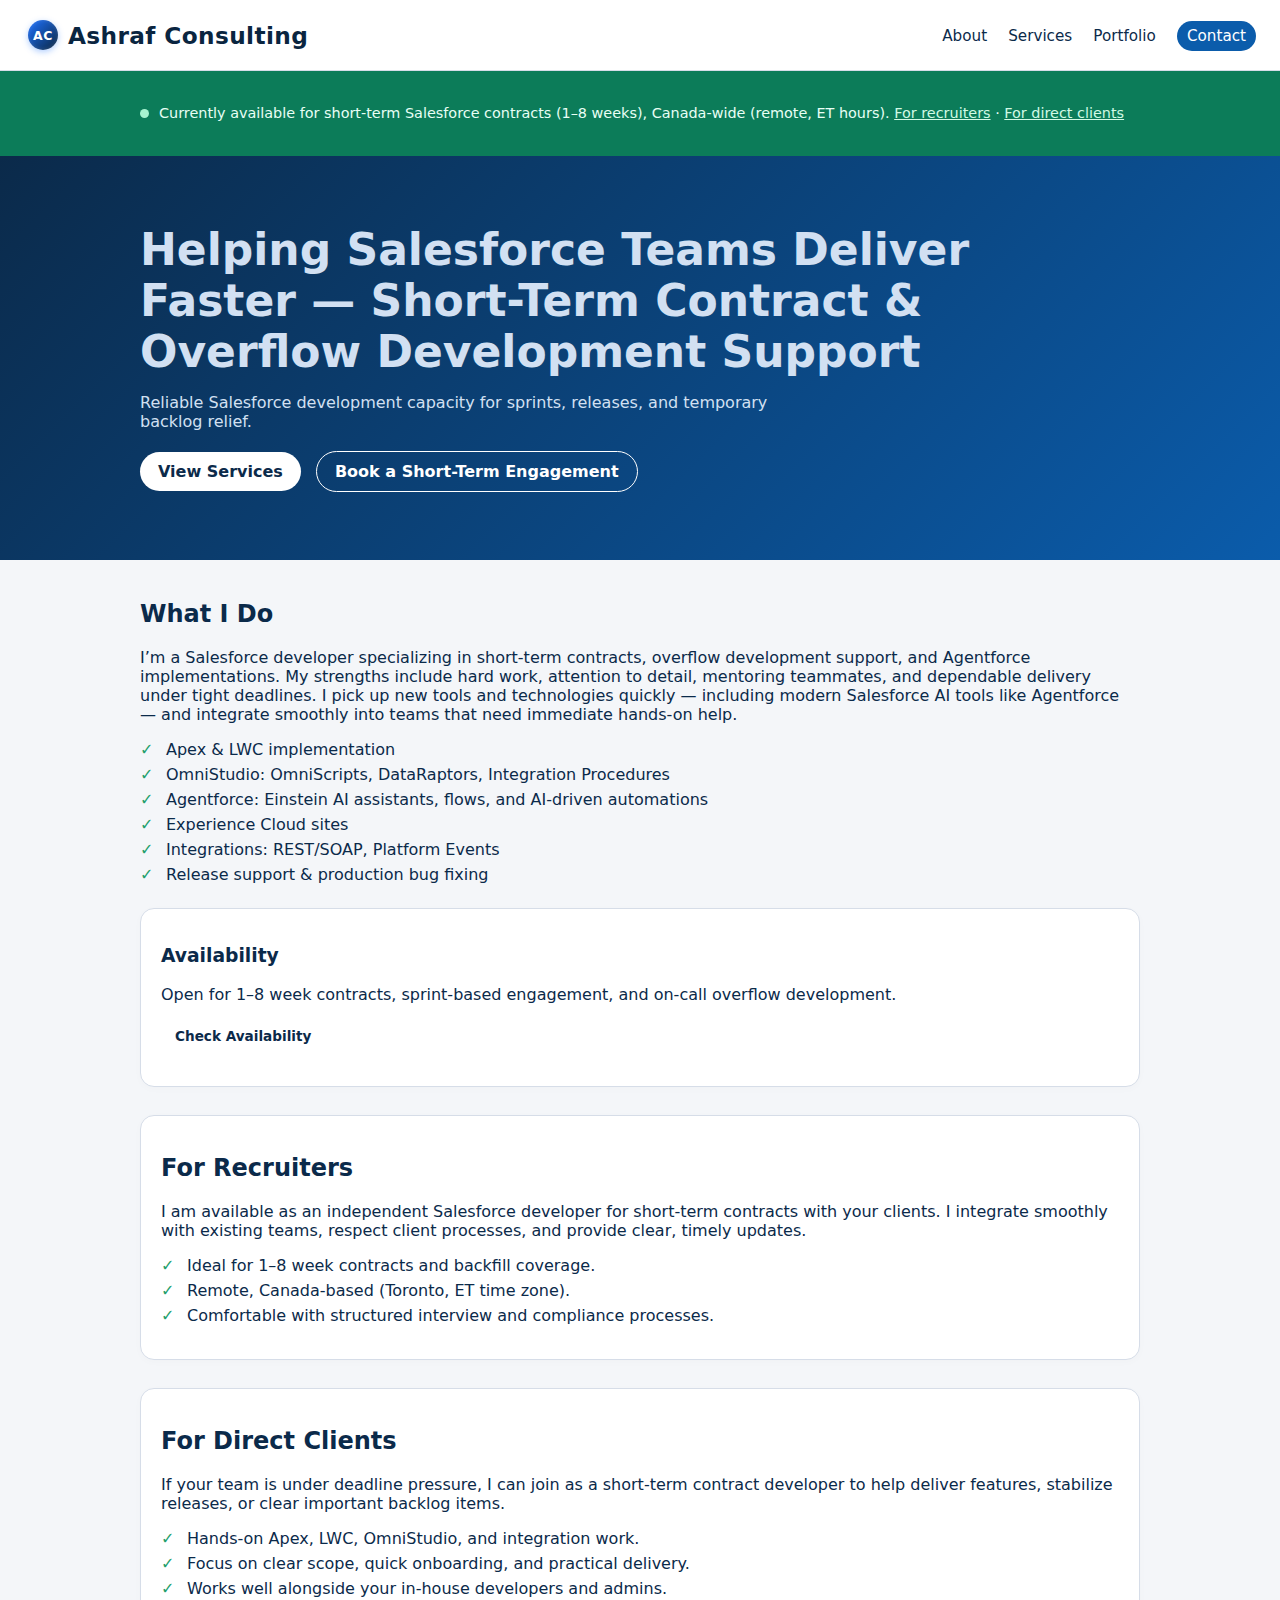
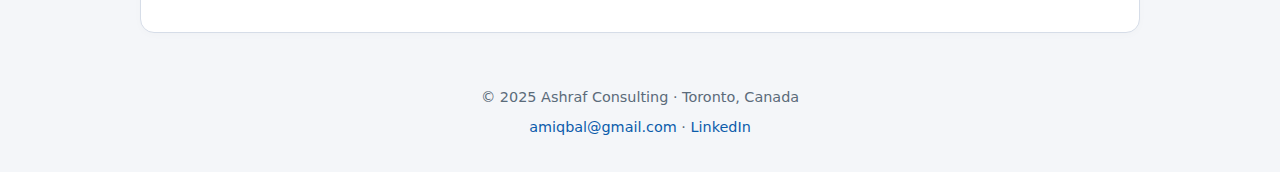
<file: index.html>
<!doctype html>
<html lang="en">
<head>
  <title>Salesforce Contractor | Ashraf </title>
  <meta name="description" content="Helping Salesforce Teams Deliver Faster — Short-Term Contract & Overflow Development Support" />
  
<meta charset="utf-8" />
<meta name="viewport" content="width=device-width, initial-scale=1" />
<link rel="icon" href="assets/favicon.ico" />
<link rel="stylesheet" href="assets/style.css" />

</head>
<body>
  
<nav class="nav">
  <a href="index.html" class="brand">Ashraf Consulting</a>
  <div class="links">
    <a href="about.html">About</a>
    <a href="services.html">Services</a>
    <a href="portfolio.html">Portfolio</a>
    <a href="contact.html" class="cta">Contact</a>
  </div>
</nav>

  
<div class="availability-banner">
  <div class="wrap banner-wrap">
    <span class="dot"></span>
    <p>
      Currently available for short-term Salesforce contracts (1–8 weeks), Canada-wide (remote, ET hours).
      <a href="#recruiters">For recruiters</a> · <a href="#clients">For direct clients</a>
    </p>
  </div>
</div>

  <header class="hero">
    <div class="wrap">
      <h1>Helping Salesforce Teams Deliver Faster — Short-Term Contract & Overflow Development Support</h1>
      <p class="sub">Reliable Salesforce development capacity for sprints, releases, and temporary backlog relief.</p>
      <div class="cta-row">
        <a href="services.html" class="btn">View Services</a>
        <a href="contact.html" class="btn secondary">Book a Short-Term Engagement</a>
      </div>
    </div>
  </header>

  <main class="wrap">
<h2>What I Do</h2>
<p>
  I’m a Salesforce developer specializing in short-term contracts, overflow development support, and Agentforce implementations. 
  My strengths include hard work, attention to detail, mentoring teammates, and dependable delivery under tight deadlines. 
  I pick up new tools and technologies quickly — including modern Salesforce AI tools like Agentforce — and integrate smoothly 
  into teams that need immediate hands-on help.
</p>

<ul class="tick">
  <li>Apex & LWC implementation</li>
  <li>OmniStudio: OmniScripts, DataRaptors, Integration Procedures</li>
  <li>Agentforce: Einstein AI assistants, flows, and AI-driven automations</li>
  <li>Experience Cloud sites</li>
  <li>Integrations: REST/SOAP, Platform Events</li>
  <li>Release support & production bug fixing</li>
</ul>


    <div class="card" style="margin-top:24px;">
      <h3>Availability</h3>
      <p>Open for 1–8 week contracts, sprint-based engagement, and on-call overflow development.</p>
      <p><a href="contact.html" class="btn small">Check Availability</a></p>
    </div>

    <section id="recruiters" class="split">
      <div class="card">
        <!-- ami <h2>For Canadian Recruiters</h2> -->
        <h2>For Recruiters</h2>
        <p>
          I am available as an independent Salesforce developer for short-term contracts with your clients. 
          I integrate smoothly with existing teams, respect client processes, and provide clear, timely updates.
        </p>
        <ul class="tick">
          <li>Ideal for 1–8 week contracts and backfill coverage.</li>
          <li>Remote, Canada-based (Toronto, ET time zone).</li>
          <li>Comfortable with structured interview and compliance processes.</li>
        </ul>
      </div>
    </section>

    <section id="clients" class="split">
      <div class="card">
        <!-- ami <h2>For Salesforce Teams & Direct Clients</h2>-->
        <h2>For Direct Clients</h2>
        <p>
          If your team is under deadline pressure, I can join as a short-term contract developer to help deliver 
          features, stabilize releases, or clear important backlog items.
        </p>
        <ul class="tick">
          <li>Hands-on Apex, LWC, OmniStudio, and integration work.</li>
          <li>Focus on clear scope, quick onboarding, and practical delivery.</li>
          <li>Works well alongside your in-house developers and admins.</li>
        </ul>
      </div>
    </section>
  </main>

  
<footer class="footer">
  <p>© 2025 Ashraf Consulting · Toronto, Canada</p>
  <p>
    <a href="mailto:amiqbal@gmail.com">amiqbal@gmail.com</a> · 
    <a href="https://linkedin.com/in/ashraf-iqbal-877b834" target="_blank" rel="noopener">LinkedIn</a>
  </p>
</footer>

</body>
</html>
</file>
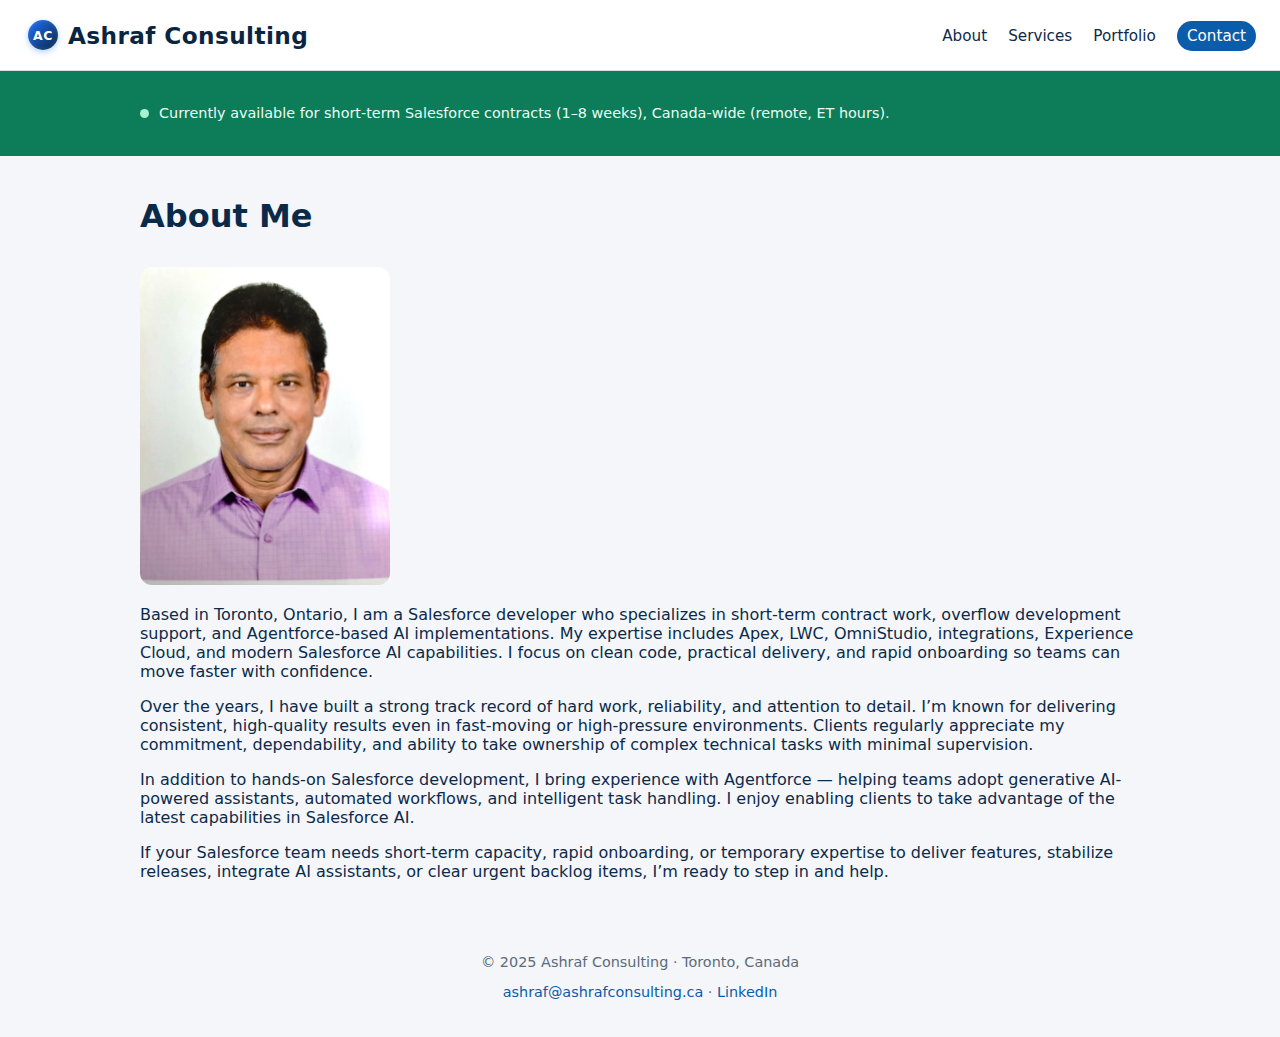
<file: about.html>
<!doctype html>
<html lang="en">
<head>
  <title>About | Ashraf</title>
  <meta name="description" content="About Salesforce contractor and developer Ashraf in Toronto, Canada." />
  
<meta charset="utf-8" />
<meta name="viewport" content="width=device-width, initial-scale=1" />
<link rel="icon" href="assets/favicon.ico" />
<link rel="stylesheet" href="assets/style.css" />

</head>
<body>
  
<nav class="nav">
  <a href="index.html" class="brand">Ashraf Consulting</a>
  <div class="links">
    <a href="about.html">About</a>
    <a href="services.html">Services</a>
    <a href="#">Portfolio</a>
    <a href="contact.html" class="cta">Contact</a>
  </div>
</nav>

  
<div class="availability-banner">
  <div class="wrap banner-wrap">
    <span class="dot"></span>
    <p>
      Currently available for short-term Salesforce contracts (1–8 weeks), Canada-wide (remote, ET hours).
      <!--<a href="#recruiters">For recruiters</a> · <a href="#clients">For direct clients</a>-->
    </p>
  </div>
</div>

<main class="wrap">
  <h1>About Me</h1>
<img src="assets/AshrafPhotoConsulting.jpeg" 
       alt="Headshot" 
       style="width:250px;border-radius:12px;margin-top:10px;">
  <p>
    Based in Toronto, Ontario, I am a Salesforce developer who specializes in short-term contract work, overflow development support, and Agentforce-based 
    AI implementations. My expertise includes Apex, LWC, OmniStudio, integrations, Experience Cloud, and modern Salesforce AI 
    capabilities. I focus on clean code, practical delivery, and rapid onboarding so teams can move faster with confidence.
  </p>

  <p>
    Over the years, I have built a strong track record of hard work, reliability, and attention to detail. I’m known for delivering 
    consistent, high-quality results even in fast-moving or high-pressure environments. Clients regularly appreciate my commitment, 
    dependability, and ability to take ownership of complex technical tasks with minimal supervision.
  </p>

  <p>
    In addition to hands-on Salesforce development, I bring experience with Agentforce — helping teams adopt generative 
    AI-powered assistants, automated workflows, and intelligent task handling. I enjoy enabling clients to take advantage of the 
    latest capabilities in Salesforce AI.
  </p>
<!--
  <p>
    I am a quick learner who thrives on learning new tools, new frameworks, and modern capabilities in the Salesforce ecosystem. 
    Whether it’s a new integration pattern, or the latest tools like Agentforce, I ramp up quickly and 
    contribute immediately.
  </p>
-->
  <p>
    If your Salesforce team needs short-term capacity, rapid onboarding, or temporary expertise to deliver features, stabilize 
    releases, integrate AI assistants, or clear urgent backlog items, I’m ready to step in and help.
  </p>
  </main>
  
<footer class="footer">
  <p>© 2025 Ashraf Consulting · Toronto, Canada</p>
  <p>
    <a href="mailto:ashraf@ashrafconsulting.ca">ashraf@ashrafconsulting.ca</a> · 
    <a href="https://linkedin.com/in/ashraf-iqbal-877b834" target="_blank" rel="noopener">LinkedIn</a>
  </p>
</footer>

</body>
</html>
</file>
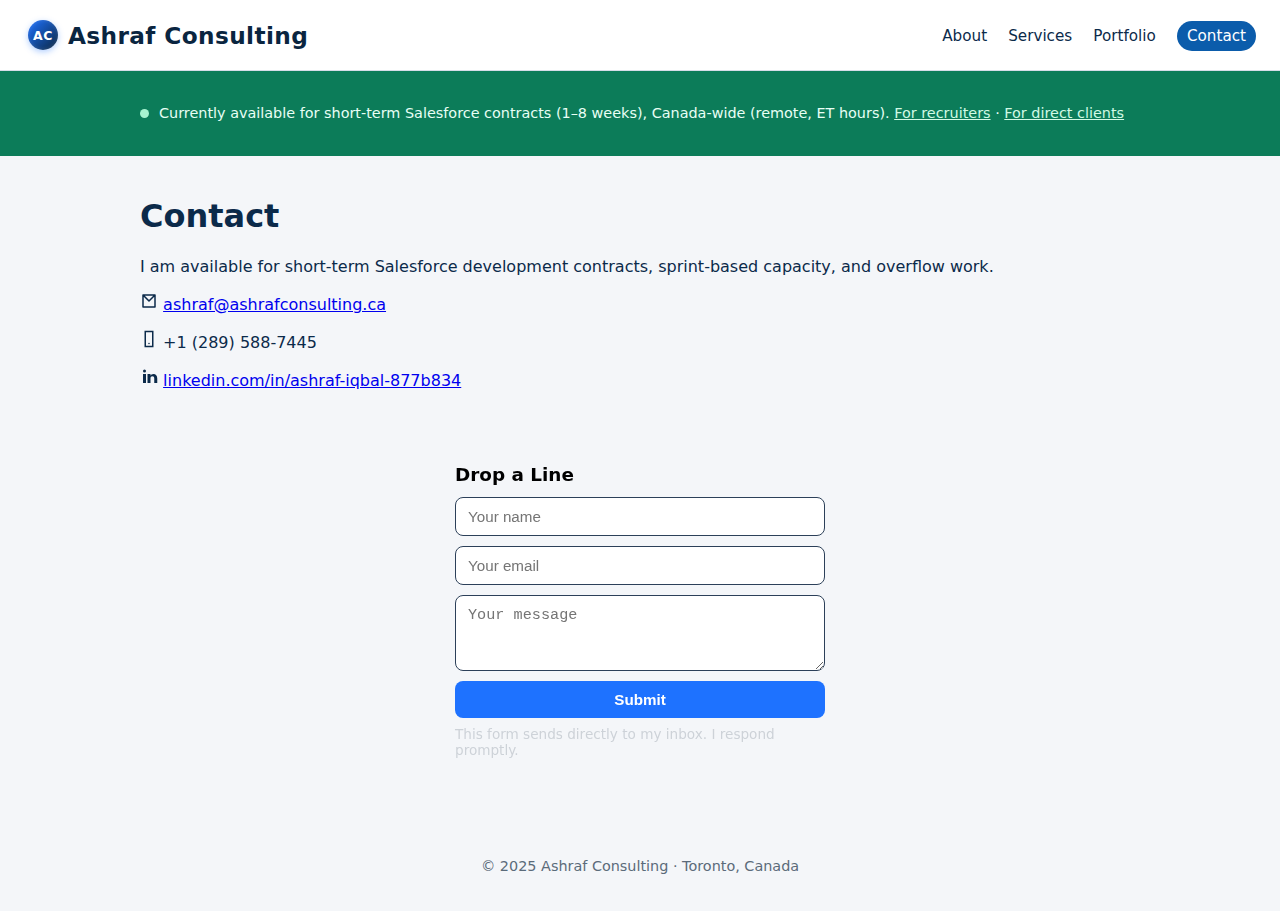
<file: contact.html>
<!doctype html>
<html lang="en">
<head>
  <title>Contact | Short-Term Salesforce Contractor</title>
  <meta name="description" content="Contact Salesforce contract developer for short-term and overflow work." />
  
  <meta charset="utf-8" />
  <meta name="viewport" content="width=device-width, initial-scale=1" />
  <link rel="icon" href="assets/favicon.ico" />
  <link rel="stylesheet" href="assets/style.css" />
  <script src="https://www.google.com/recaptcha/api.js"></script>
  <script>
      function onSubmit() {
          document.getElementById("myForm").submit()
      }
  </script>
</head>
<body>
  
<nav class="nav">
  <a href="index.html" class="brand">Ashraf Consulting</a>
  <div class="links">
    <a href="about.html">About</a>
    <a href="services.html">Services</a>
    <a href="#">Portfolio</a>
    <a href="contact.html" class="cta">Contact</a>
  </div>
</nav>

  
<div class="availability-banner">
  <div class="wrap banner-wrap">
    <span class="dot"></span>
    <p>
      Currently available for short-term Salesforce contracts (1–8 weeks), Canada-wide (remote, ET hours).
      <a href="#recruiters">For recruiters</a> · <a href="#clients">For direct clients</a>
    </p>
  </div>
</div>

  <main class="wrap">
    <h1>Contact</h1>
    <p>I am available for short-term Salesforce development contracts, sprint-based capacity, and overflow work.</p>

    <!--<p><strong>Email:</strong> <a href="ashraf@ashrafconsulting.ca">ashraf@ashrafconsulting.ca</a></p>-->
    <p>
      <span class="icon email-icon">
        <!-- Email SVG -->
          <svg width="18" height="18" viewBox="0 0 24 24" fill="none">
            <path d="M4 4h16v16H4V4zm0 0l8 8 8-8" stroke="currentColor" stroke-width="2" stroke-linecap="round" stroke-linejoin="round"/>
          </svg>
      </span>
      
      <a href="mailto:ashraf@ashrafconsulting.ca">ashraf@ashrafconsulting.ca</a>
    </p>
    <!--<p><strong>Business Mobile:</strong> <a href="tel:+12895887445">+1 (289) 588-7445</a></p>-->
        <p>
        <span class="icon phone-icon">
          <!-- Mobile Phone SVG -->
          <svg width="18" height="18" viewBox="0 0 24 24" fill="none">
            <path d="M7 2h10v20H7V2z" stroke="currentColor" stroke-width="2" stroke-linecap="round"/>
            <circle cx="12" cy="18" r="1" fill="currentColor"/>
          </svg>
        </span>
        <span class="footer-phone">+1 (289) 588-7445</span>
      </p>
    <!--<p><strong>LinkedIn:</strong> <a href="https://linkedin.com/in/ashraf-iqbal-877b834" target="_blank" rel="noopener">https://linkedin.com/in/ashraf-iqbal-877b834</a></p>-->
    <p>
        <span class="icon linkedin-icon">
          <!-- LinkedIn SVG -->
          <svg width="18" height="18" viewBox="0 0 24 24" fill="none">
            <path d="M4 8h4v12H4V8zm2-6a2 2 0 110 4 2 2 0 010-4zM10 8h4v2.2c.6-1.1 1.9-2.2 4-2.2 3 0 5 2 5 6v6h-4v-6c0-2-.8-3-2.5-3S14 12 14 14v6h-4V8z" fill="currentColor"/>
          </svg>
        </span>
        <a href="https://linkedin.com/in/ashraf-iqbal-877b834" target="_blank">
          linkedin.com/in/ashraf-iqbal-877b834
        </a>
      </p>
    <!--<p><strong>Website:</strong> <a href="https://www.ashrafconsulting.ca" target="_blank" rel="noopener">https://www.ashrafconsulting.ca</a></p>-->
    <!-- ⭐ MINI DROP-A-LINE FORM ⭐ -->
    <div class="footer-form">
      <h4>Drop a Line</h4>

      <form id="myForm" action="https://formspree.io/f/myzrnoyn" method="POST">
        <input type="text" name="name" placeholder="Your name" required>
        <input type="email" name="email" placeholder="Your email" required>
        <textarea name="message" rows="3" placeholder="Your message" required></textarea>
        <!--<button type="submit">Send Message</button>-->
        <button class="g-recaptcha" data-sitekey="6LeLuScsAAAAAIZFAHFYnV3Ii-RLOdxgAHXX7sRK"
            data-callback='onSubmit' data-action='submit'>Submit</button>
      </form>

      <p class="footer-note">This form sends directly to my inbox. I respond promptly.</p>
    </div>
  </main>
  
<footer class="footer">
  <p>© 2025 Ashraf Consulting · Toronto, Canada</p>
  <!--<p>
    <a href="mailto:ashraf@ashrafconsulting.ca">ashraf@ashrafconsulting.ca</a> · 
    <a href="https://linkedin.com/in/ashraf-iqbal-877b834" target="_blank" rel="noopener">LinkedIn</a>
  </p>-->
</footer>

</body>
</html>
</file>
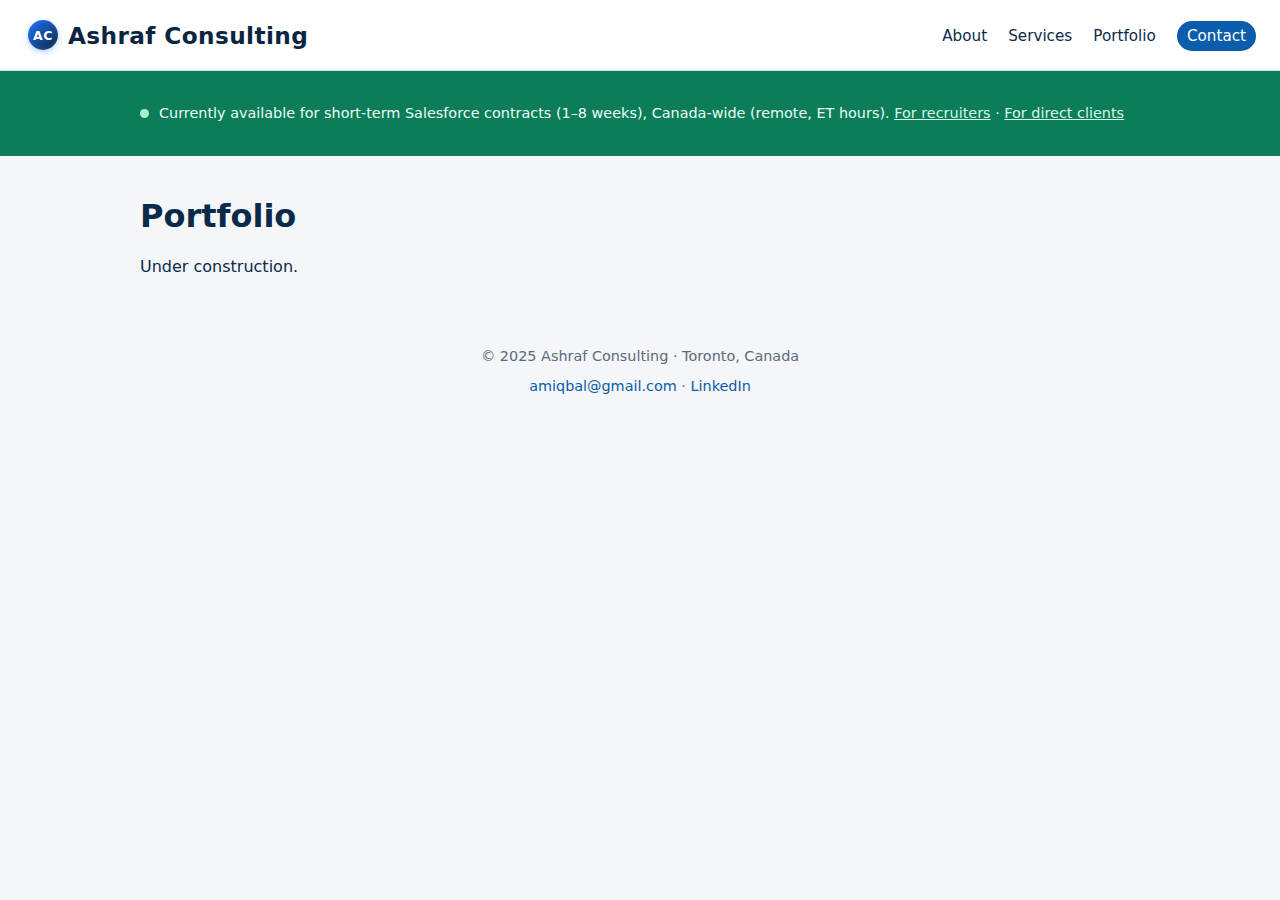
<file: portfolio.html>
<!doctype html>
<html lang="en">
<head>
  <title>Portfolio | Salesforce Contract Work</title>
  <meta name="description" content="Sample short-term Salesforce engagements and contract work by Ashraf Iqbal." />
  
<meta charset="utf-8" />
<meta name="viewport" content="width=device-width, initial-scale=1" />
<link rel="icon" href="assets/favicon.ico" />
<link rel="stylesheet" href="assets/style.css" />

</head>
<body>
  
<nav class="nav">
  <a href="index.html" class="brand">Ashraf Consulting</a>
  <div class="links">
    <a href="about.html">About</a>
    <a href="services.html">Services</a>
    <a href="portfolio.html">Portfolio</a>
    <a href="contact.html" class="cta">Contact</a>
  </div>
</nav>

  
<div class="availability-banner">
  <div class="wrap banner-wrap">
    <span class="dot"></span>
    <p>
      Currently available for short-term Salesforce contracts (1–8 weeks), Canada-wide (remote, ET hours).
      <a href="#recruiters">For recruiters</a> · <a href="#clients">For direct clients</a>
    </p>
  </div>
</div>

  <main class="wrap">
    <h1>Portfolio</h1>
    <p>Under construction.</p>
<!-- ami
    <div class="list">
      <article class="card">
        <h3>Case Study Placeholder #1</h3>
        <p>Describe the client's problem, your approach as a contract developer, and the results delivered.</p>
      </article>

      <article class="card">
        <h3>Case Study Placeholder #2</h3>
        <p>Focus on business outcome, time frame (for example, 4-week engagement), and key technical solutions.</p>
      </article>
    </div>-->
  </main>
  
<footer class="footer">
  <p>© 2025 Ashraf Consulting · Toronto, Canada</p>
  <p>
    <a href="mailto:amiqbal@gmail.com">amiqbal@gmail.com</a> · 
    <a href="https://linkedin.com/in/ashraf-iqbal-877b834" target="_blank" rel="noopener">LinkedIn</a>
  </p>
</footer>

</body>
</html>
</file>
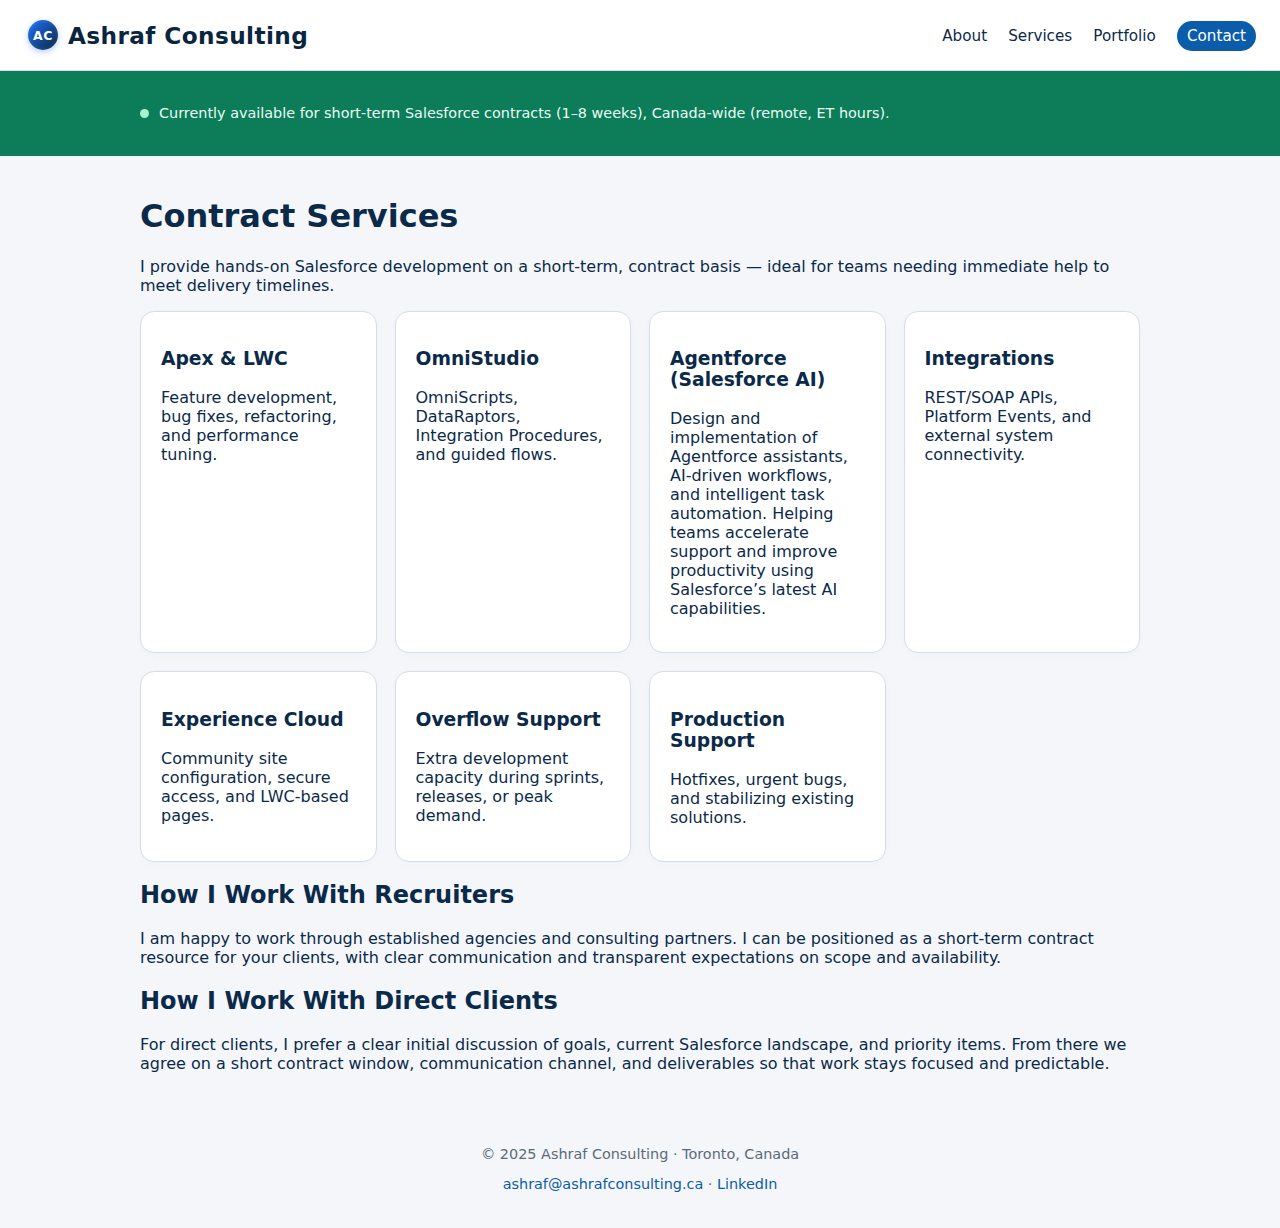
<file: services.html>
<!doctype html>
<html lang="en">
<head>
  <title>Services | Salesforce Contract Developer</title>
  <meta name="description" content="Short-term Salesforce contract services from developer and contractor Ashraf Iqbal." />
  
<meta charset="utf-8" />
<meta name="viewport" content="width=device-width, initial-scale=1" />
<link rel="icon" href="assets/favicon.ico" />
<link rel="stylesheet" href="assets/style.css" />

</head>
<body>
  
<nav class="nav">
  <a href="index.html" class="brand">Ashraf Consulting</a>
  <div class="links">
    <a href="about.html">About</a>
    <a href="services.html">Services</a>
    <a href="#">Portfolio</a>
    <a href="contact.html" class="cta">Contact</a>
  </div>
</nav>

  
<div class="availability-banner">
  <div class="wrap banner-wrap">
    <span class="dot"></span>
    <p>
      Currently available for short-term Salesforce contracts (1–8 weeks), Canada-wide (remote, ET hours).
      <!--<a href="#recruiters">For recruiters</a> · <a href="#clients">For direct clients</a>-->
    </p>
  </div>
</div>

  <main class="wrap">
    <h1>Contract Services</h1>
    <p>I provide hands-on Salesforce development on a short-term, contract basis — ideal for teams needing immediate help to meet delivery timelines.</p>

    <div class="grid three">
      <div class="card">
        <h3>Apex & LWC</h3>
        <p>Feature development, bug fixes, refactoring, and performance tuning.</p>
      </div>
      <div class="card">
        <h3>OmniStudio</h3>
        <p>OmniScripts, DataRaptors, Integration Procedures, and guided flows.</p>
      </div>
      <div class="card">
        <h3>Agentforce (Salesforce AI)</h3>
        <p>
          Design and implementation of Agentforce assistants, AI-driven workflows, and intelligent task automation. 
          Helping teams accelerate support and improve productivity using Salesforce’s latest AI capabilities.
        </p>
      </div>
      <div class="card">
        <h3>Integrations</h3>
        <p>REST/SOAP APIs, Platform Events, and external system connectivity.</p>
      </div>

      <div class="card">
        <h3>Experience Cloud</h3>
        <p>Community site configuration, secure access, and LWC-based pages.</p>
      </div>
      <div class="card">
        <h3>Overflow Support</h3>
        <p>Extra development capacity during sprints, releases, or peak demand.</p>
      </div>
      <div class="card">
        <h3>Production Support</h3>
        <p>Hotfixes, urgent bugs, and stabilizing existing solutions.</p>
      </div>
    </div>

    <h2 id="recruiters">How I Work With Recruiters</h2>
    <p>
      I am happy to work through established agencies and consulting partners.
      I can be positioned as a short-term contract resource for your clients, with clear communication and 
      transparent expectations on scope and availability.
    </p>

    <h2 id="clients">How I Work With Direct Clients</h2>
    <p>
      For direct clients, I prefer a clear initial discussion of goals, current Salesforce landscape, and priority items. 
      From there we agree on a short contract window, communication channel, and deliverables so that work stays focused and predictable.
    </p>
  </main>
  
<footer class="footer">
  <p>© 2025 Ashraf Consulting · Toronto, Canada</p>
  <p>
    <a href="mailto:ashraf@ashrafconsulting.ca">ashraf@ashrafconsulting.ca</a> · 
    <a href="https://linkedin.com/in/ashraf-iqbal-877b834" target="_blank" rel="noopener">LinkedIn</a>
  </p>
</footer>

</body>
</html>
</file>
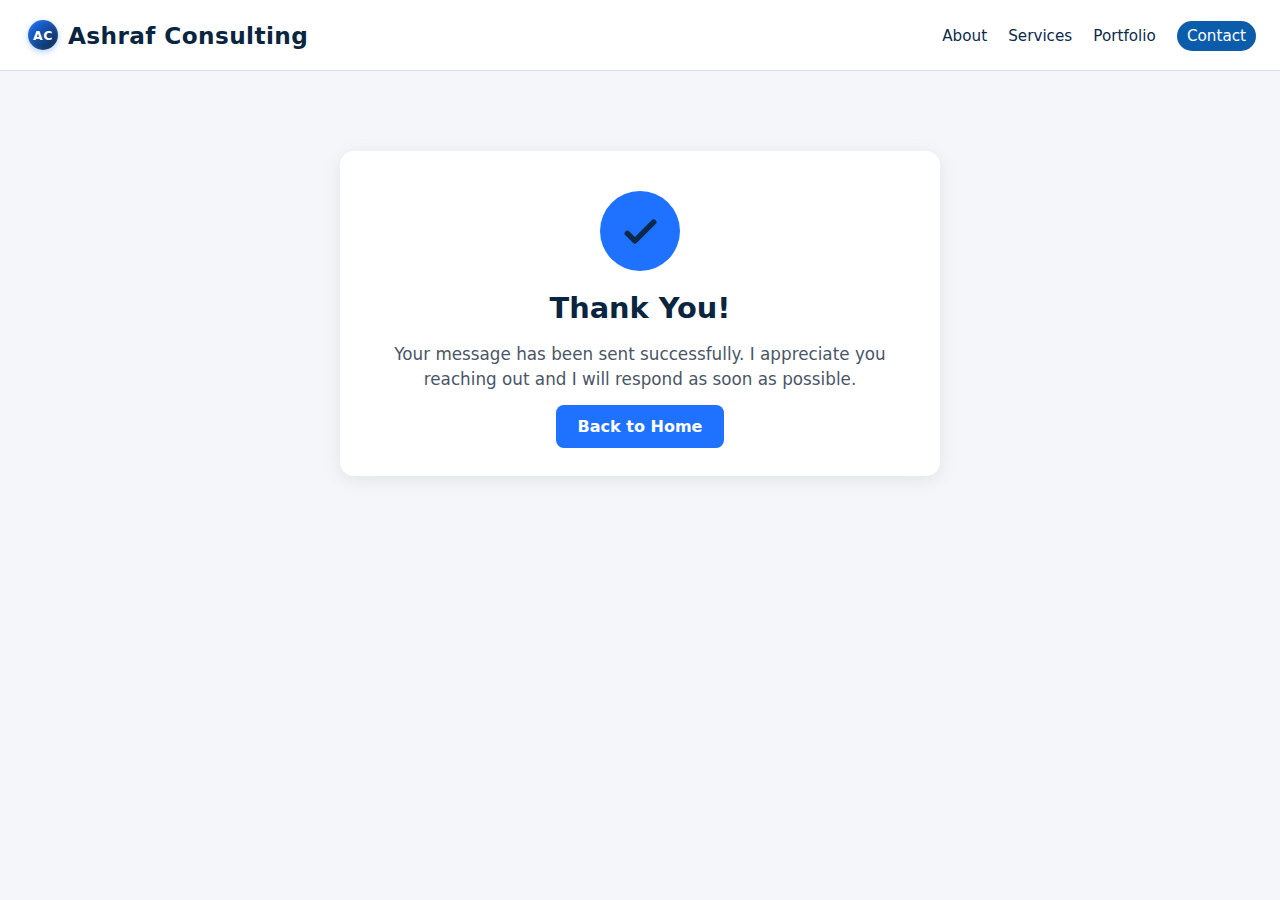
<file: thankyou.html>
<!DOCTYPE html>
<html lang="en">
<head>
  <meta charset="UTF-8">
  <meta name="viewport" content="width=device-width, initial-scale=1.0">
  <title>Thank You • Ashraf Consulting</title>

  <link rel="stylesheet" href="assets/style.css">

  <style>
    /* Page wrapper */
    .thankyou-container {
      max-width: 600px;
      margin: 80px auto;
      padding: 40px;
      text-align: center;
      background: #ffffff;
      border-radius: 14px;
      box-shadow: 0 4px 20px rgba(0,0,0,0.08);
    }

    /* Animated checkmark */
    .checkmark {
      width: 80px;
      height: 80px;
      border-radius: 50%;
      background: #1e72ff;
      display: flex;
      align-items: center;
      justify-content: center;
      margin: 0 auto 20px auto;
      animation: pop 0.4s ease-out;
    }

    .checkmark svg {
      width: 45px;
      height: 45px;
      stroke: #fff;
    }

    @keyframes pop {
      0% { transform: scale(0.5); opacity: 0; }
      100% { transform: scale(1); opacity: 1; }
    }

    /* Heading and text */
    .thankyou-container h1 {
      font-size: 1.8rem;
      margin-bottom: 10px;
      color: #0a2540;
    }

    .thankyou-container p {
      font-size: 1.05rem;
      line-height: 1.5;
      margin-bottom: 25px;
      color: #4a5568;
    }

    /* Button */
    .btn-home {
      background: #1e72ff;
      color: #fff;
      padding: 12px 22px;
      border-radius: 8px;
      text-decoration: none;
      font-size: 1rem;
      font-weight: 600;
      transition: background 0.25s ease;
    }

    .btn-home:hover {
      background: #5590ff;
    }

    /* Responsive */
    @media(max-width: 600px) {
      .thankyou-container {
        margin: 40px 20px;
        padding: 30px 25px;
      }
      .thankyou-container h1 {
        font-size: 1.6rem;
      }
    }
  </style>
</head>

<body>

  <nav class="nav">
    <a href="index.html" class="brand">Ashraf Consulting</a>
    <div class="links">
      <a href="about.html">About</a>
      <a href="services.html">Services</a>
      <a href="#">Portfolio</a>
      <a href="contact.html" class="cta">Contact</a>
    </div>
  </nav>

  <main>
    <div class="thankyou-container">

      <div class="checkmark">
        <!-- Checkmark SVG -->
        <svg viewBox="0 0 24 24" fill="none" stroke-width="3">
          <path d="M5 13l4 4L19 7" stroke="currentColor" stroke-linecap="round" stroke-linejoin="round"/>
        </svg>
      </div>

      <h1>Thank You!</h1>
      <p>
        Your message has been sent successfully.  
        I appreciate you reaching out and I will respond as soon as possible.
      </p>

      <a href="index.html" class="btn-home">Back to Home</a>
    </div>
  </main>

</body>
</html>
</file>
<file: assets/style.css>
:root {
  --bg: #f4f6f9;
  --ink: #0b2a4a;
  --muted: #5b6b7a;
  --card: #ffffff;
  --edge: #d6dde8;
  --brand: #0b5cab;
  --banner-bg: #0c7c59;
}

* { box-sizing: border-box; }

body {
  margin: 0;
  font-family: system-ui, -apple-system, BlinkMacSystemFont, 'Segoe UI', sans-serif;
  background: var(--bg);
  color: var(--ink);
}

.nav {
  display: flex;
  justify-content: space-between;
  align-items: center;
  padding: 14px 24px;
  background: #fff;
  border-bottom: 1px solid var(--edge);
  position: sticky;
  top: 0;
  z-index: 20;
}

.nav .brand { font-weight: 700; color: var(--ink); text-decoration: none; }

.nav .links a {
  margin-left: 16px;
  text-decoration: none;
  color: var(--ink);
  font-size: 0.95rem;
}

.nav .links a.cta {
  padding: 6px 10px;
  border-radius: 999px;
  background: var(--brand);
  color: #fff;
}

.availability-banner {
  background: var(--banner-bg);
  color: #e8fff5;
  font-size: 0.9rem;
}

.banner-wrap {
  display: flex;
  align-items: center;
  padding-top: 8px;
  padding-bottom: 8px;
}

.availability-banner .dot {
  display: inline-block;
  width: 9px;
  height: 9px;
  border-radius: 999px;
  background: #a7f3d0;
  margin-right: 10px;
}

.availability-banner a {
  color: #d1fae5;
  text-decoration: underline;
}

.hero {
  background: linear-gradient(135deg, #0b2a4a, #0b5cab);
  color: #fff;
  padding: 48px 20px;
}

.wrap {
  max-width: 1040px;
  margin: 0 auto;
  padding: 20px;
}

.hero h1 {
  font-size: clamp(28px, 5vw, 44px); 
  margin: 0 0 10px; 
  color: #d2e0f2;
}

.hero .sub {
  color: #d2e0f2;
  max-width: 640px;
}

.cta-row {
  margin-top: 20px;
}

.btn {
  display: inline-block;
  padding: 10px 18px;
  border-radius: 999px;
  background: #ffffff;
  color: #0b2a4a;
  text-decoration: none;
  font-weight: 600;
  margin-right: 10px;
}

.btn.secondary {
  background: transparent;
  border: 1px solid #ffffff;
  color: #ffffff;
}

.btn.small {
  padding: 8px 14px;
  font-size: 0.85rem;
}

h1, h2, h3 {
  color: var(--ink);
}

.card {
  background: var(--card);
  border-radius: 14px;
  padding: 18px 20px;
  border: 1px solid var(--edge);
  box-shadow: 0 2px 8px rgba(0,0,0,0.02);
}

.grid {
  display: grid;
  gap: 18px;
}

.grid.three {
  grid-template-columns: repeat(auto-fit, minmax(220px, 1fr));
}

.tick {
  list-style: none;
  padding-left: 0;
}

.tick li {
  position: relative;
  padding-left: 26px;
  margin-bottom: 6px;
}

.tick li::before {
  content: "✓";
  position: absolute;
  left: 0;
  top: 0;
  color: #22a06b;
  font-weight: 700;
}

.list .card {
  margin-bottom: 16px;
}

.headshot-about {
  width: 220px;
  border-radius: 14px;
  margin-top: 20px;
  box-shadow: 0 2px 8px rgba(0,0,0,0.06);
}

.split {
  margin-top: 28px;
}

.footer {
  text-align: center;
  padding: 22px;
  color: var(--muted);
  font-size: 0.9rem;
}

.footer a { color: var(--brand); text-decoration: none; }

/* --- Brand: mini-logo + text + underline animation --- */

.nav .brand {
  position: relative;
  display: inline-flex;
  align-items: center;
  gap: 6px;

  font-size: 1.45rem;
  font-weight: 700;
  color: #0a2540;              /* professional navy */
  letter-spacing: 0.4px;
  text-decoration: none;

  padding: 6px 4px;
  transition: color 0.25s ease, transform 0.2s ease;
}

/* Mini-logo pill before the text (AC = Ashraf Consulting) */
.nav .brand::before {
  content: "AC";
  display: inline-flex;
  align-items: center;
  justify-content: center;

  width: 30px;
  height: 30px;
  border-radius: 50%;

  background: linear-gradient(135deg, #1e72ff, #0a2540);
  color: #ffffff;
  font-size: 0.78rem;
  font-weight: 700;
  letter-spacing: 0.5px;

  box-shadow: 0 2px 6px rgba(30, 114, 255, 0.35), 
              inset 0 0 4px rgba(255, 255, 255, 0.15);

  margin-right: 4px;
  transition: transform 0.25s ease, box-shadow 0.25s ease;
}

.nav .brand:hover::before {
  transform: scale(1.07);
  box-shadow: 0 3px 8px rgba(30, 114, 255, 0.45), 
              inset 0 0 6px rgba(255, 255, 255, 0.25);
}


/* Underline bar (hidden by default, animates in on hover) */
.nav .brand::after {
  content: "";
  position: absolute;
  left: 34px;            /* start after the pill */
  right: 0;
  bottom: 2px;

  height: 2px;
  background: #1e72ff;
  transform: scaleX(0);
  transform-origin: left;
  transition: transform 0.25s ease;
}

/* Hover state */
.nav .brand:hover {
  color: #1e72ff;
  transform: translateY(-1px);
}

.nav .brand:hover::after {
  transform: scaleX(1);
}

/* Make nav links visually consistent */
.nav .links a {
  text-decoration: none;
  color: #0b2a4a;
  font-size: 0.95rem;
  transition: color 0.2s ease;
}

.nav .links a:hover {
  color: #1e72ff;
}

/* --- Responsive adjustments --- */
@media (max-width: 768px) {
  .nav .brand {
    font-size: 1.25rem;
    padding: 4px 0;
  }

  .nav .brand::before {
    width: 24px;
    height: 24px;
    font-size: 0.75rem;
  }
}

@media (max-width: 480px) {
  .nav .brand {
    font-size: 1.1rem;
    letter-spacing: 0.2px;
  }
}

/* --- Light / dark mode tweaks for nav --- */
@media (prefers-color-scheme: dark) {
  .nav {
    background: #050816;
    border-bottom: 1px solid #1f2937;
  }

  .nav .brand {
    color: #e5e7eb;
  }

  .nav .brand::before {
    background: rgba(96, 165, 250, 0.18);
    color: #60a5fa;
  }

  .nav .brand::after {
    background: #60a5fa;
  }

  .nav .links a {
    color: #e5e7eb;
  }

  .nav .links a:hover {
    color: #93c5fd;
  }
}
.footer-form {
  margin: 30px auto 10px auto;
  max-width: 420px;
  background: rgba(255, 255, 255, 0.07);
  padding: 20px 25px;
  border-radius: 12px;
  backdrop-filter: blur(3px);
}

.footer-form h4 {
  margin-bottom: 12px;
  font-size: 1.15rem;
  font-weight: 600;
  color: #000000;
}

.footer-form form {
  display: flex;
  flex-direction: column;
  gap: 10px;
}

.footer-form input,
.footer-form textarea {
  width: 100%;
  padding: 10px 12px;
  border-radius: 8px;
  border: 1px solid #2c4059;
  background: #ffffff;
  font-size: 0.95rem;
}

.footer-form button {
  background: #1e72ff;
  border: none;
  padding: 10px 14px;
  border-radius: 8px;
  color: #ffffff;
  font-size: 0.95rem;
  font-weight: 600;
  cursor: pointer;
  transition: background 0.25s ease;
}

.footer-form button:hover {
  background: #5390ff;
}

.footer-note {
  margin-top: 8px;
  font-size: 0.85rem;
  color: #cdd2d8;
}

/* Footer contact lines layout */
.contact-lines p {
  margin: 8px 0;
  font-size: 1rem;
  display: flex;
  align-items: center;
  justify-content: center;
  gap: 8px;
}

/* Icon wrapper */
.footer .icon {
  display: inline-flex;
  align-items: center;
  justify-content: center;
  color: #60a5fa;           /* light blue */
}

/* Make icons slightly softer on hover */
.footer a:hover,
.footer .footer-phone:hover {
  color: #93c5fd !important;
}

/* SVG sizing */
.footer svg {
  width: 18px;
  height: 18px;
  stroke: currentColor;
  fill: currentColor;
  opacity: 0.85;
  transition: opacity 0.2s ease;
}

.footer a:hover svg {
  opacity: 1;
}

/* Responsive adjustments */
@media (max-width: 600px) {
  .contact-lines p {
    font-size: 0.95rem;
  }

  .footer svg {
    width: 16px;
    height: 16px;
  }
}
</file>
